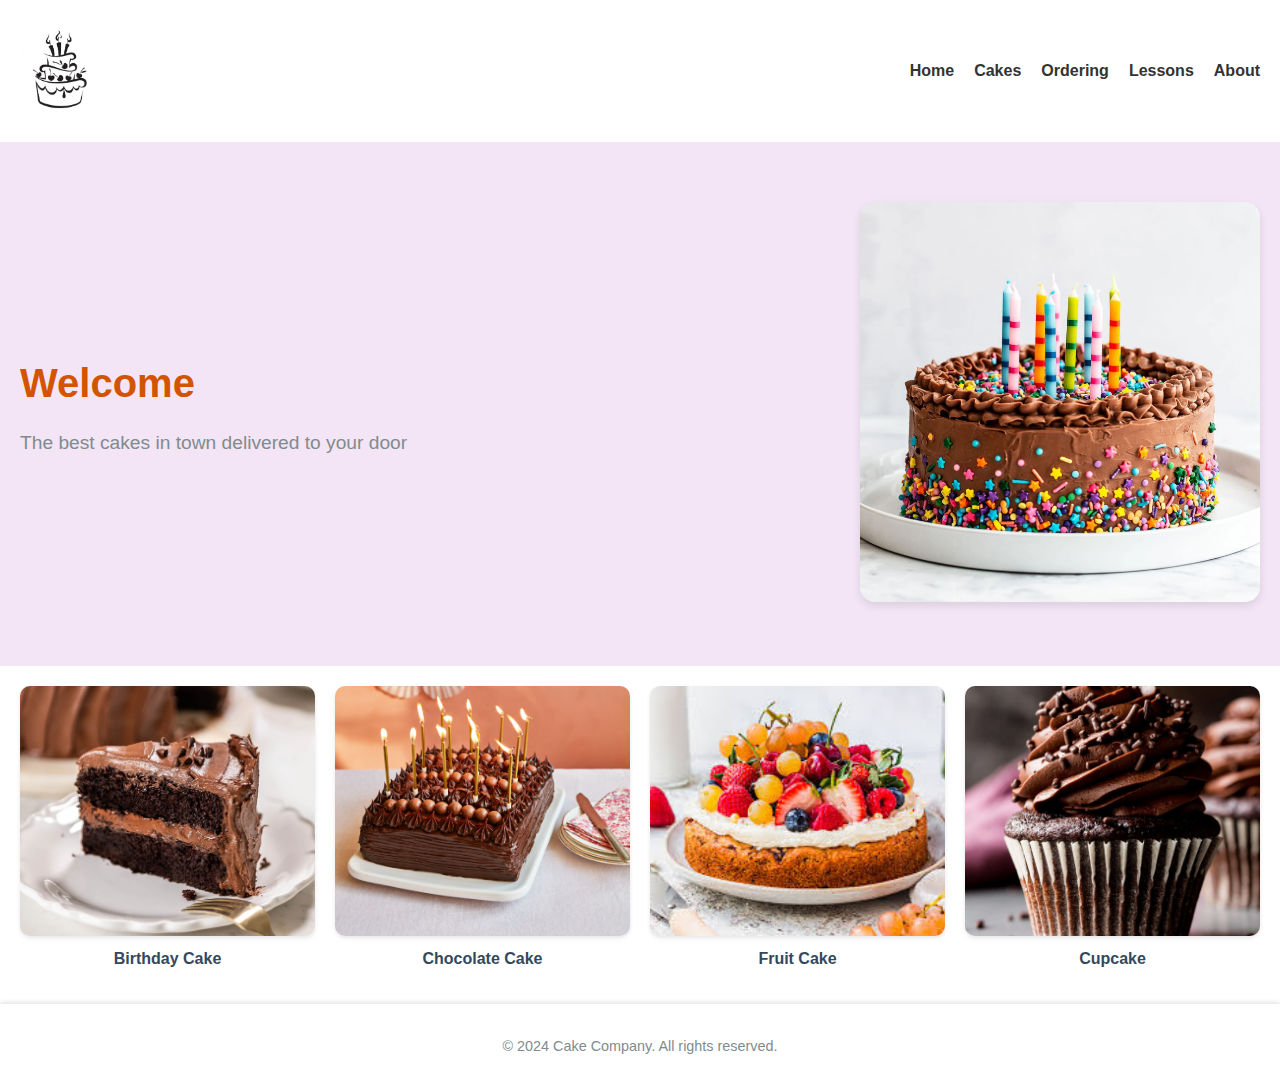
<file: Cakes-Co/index.html>
<!DOCTYPE html>
<html lang="en">
<head>
    <meta charset="UTF-8">
    <meta name="viewport" content="width=device-width, initial-scale=1.0">
    <link rel="stylesheet" href="style.css">
    <title>Cake Company</title>
</head>
<body>
    <!-- Header with Logo and Navigation -->
    <header>
        <div class="logo">
            <img src="img/logo for cake.jpg" alt="Cake Company Logo">
        </div>
        <nav>
            <ul>
                <li><a href="#">Home</a></li>
                <li><a href="#">Cakes</a></li>
                <li><a href="#">Ordering</a></li>
                <li><a href="#">Lessons</a></li>
                <li><a href="#">About</a></li>
            </ul>
        </nav>
    </header>
    
    <!-- Hero Section (Welcome Message and Tagline) -->
    <section class="hero">
        <div class="hero-text">
            <h1>Welcome</h1>
            <p>The best cakes in town delivered to your door</p>
        </div>
        <div class="hero-image">
            <img src="img/Best-Birthday-Cake.webp" alt="Cake Image">
        </div>
    </section>

    <!-- Cake Gallery -->
    <section class="gallery">
        <div class="gallery-item">
            <img src="img/cake 1.webp" alt="Birthday Cake">
            <p>Birthday Cake</p>
        </div>
        <div class="gallery-item">
            <img src="img/cake 2.jpg" alt="Chocolate Cake">
            <p>Chocolate Cake</p>
        </div>
        <div class="gallery-item">
            <img src="img/fruit cake.jfif" alt="Fruit Cake">
            <p>Fruit Cake</p>
        </div>
        <div class="gallery-item">
            <img src="img/cupcakes.jpg" alt="Cupcake">
            <p>Cupcake</p>
        </div>
    </section>

    <!-- Footer -->
    <footer>
        <p>&copy; 2024 Cake Company. All rights reserved.</p>
    </footer>
</body>
</html>
</file>
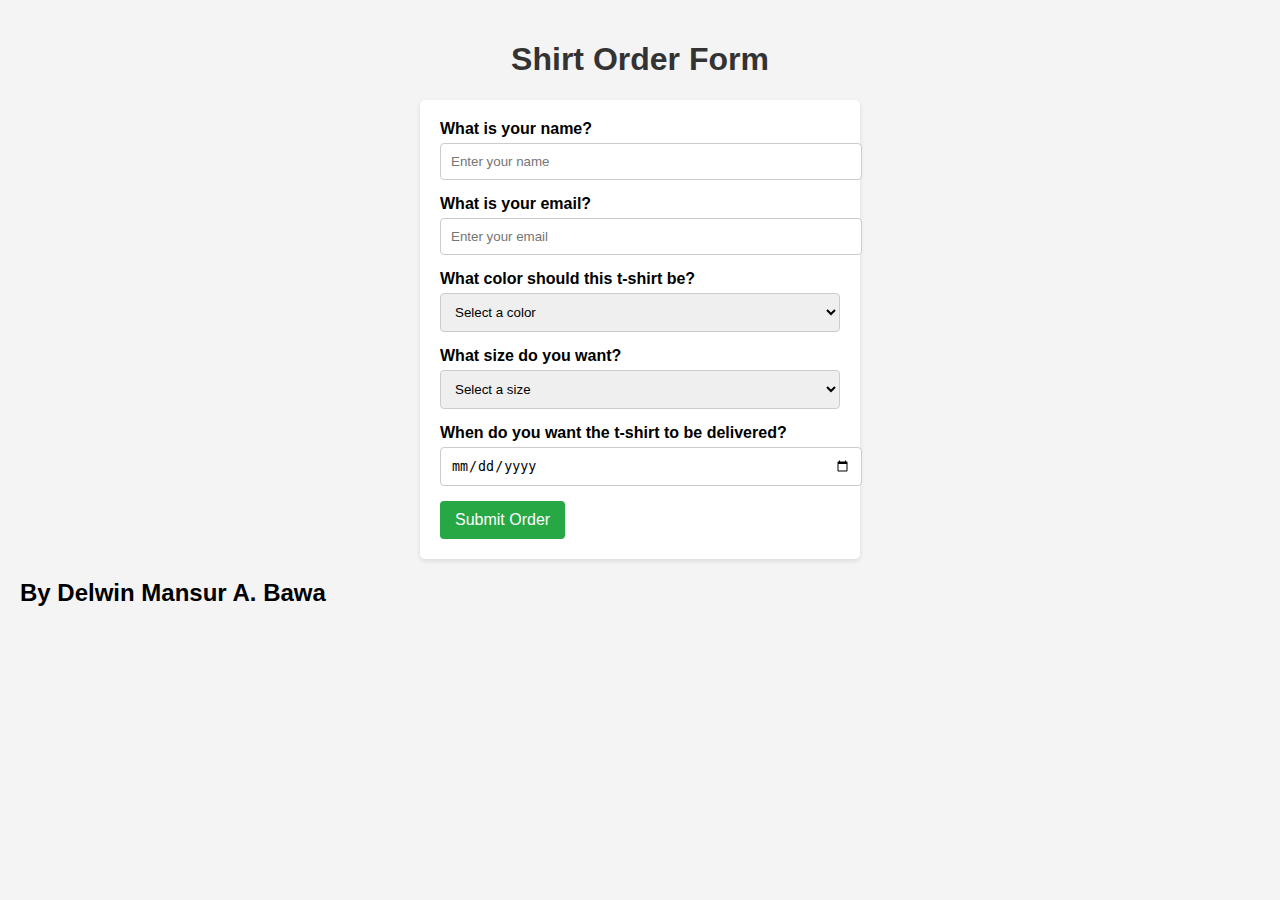
<file: Form-Controls/index.html>
<!DOCTYPE html>
<html lang="en">
<head>
  <meta charset="utf-8">
  <meta http-equiv="X-UA-Compatible" content="IE=edge">
  <title>My form exercise</title>
  <meta name="description" content="">
  <meta name="viewport" content="width=device-width, initial-scale=1">
  <link rel="stylesheet" href="styles.css">
</head>
<body>
  <header>
    <h1>Shirt Order Form</h1>
  </header>
  <main>
  <form id="shirt-order-form">
    <!-- Customer's Name -->
    <div class="form-group">
      <label for="customer-name">What is your name?</label>
      <input type="text" id="customer-name" name="customer-name" required minlength="2" placeholder="Enter your name">
    </div>

    <!-- Customer's Email -->
    <div class="form-group">
      <label for="customer-email">What is your email?</label>
      <input type="email" id="customer-email" name="customer-email" required placeholder="Enter your email">
    </div>

    <!-- T-shirt Color -->
    <div class="form-group">
      <label for="tshirt-color">What color should this t-shirt be?</label>
      <select id="tshirt-color" name="tshirt-color" required>
        <option value="" disabled selected>Select a color</option>
        <option value="red">Red</option>
        <option value="blue">Blue</option>
        <option value="green">Green</option>
      </select>
    </div>

    <!-- T-shirt Size -->
    <div class="form-group">
      <label for="tshirt-size">What size do you want?</label>
      <select id="tshirt-size" name="tshirt-size" required>
        <option value="" disabled selected>Select a size</option>
        <option value="XS">XS</option>
        <option value="S">S</option>
        <option value="M">M</option>
        <option value="L">L</option>
        <option value="XL">XL</option>
        <option value="XXL">XXL</option>
      </select>
    </div>

    <!-- Delivery Date -->
    <div class="form-group">
      <label for="delivery-date">When do you want the t-shirt to be delivered?</label>
      <input type="date" id="delivery-date" name="delivery-date" required min="" max="">
    </div>

    <!-- Submit Button -->
    <button type="submit">Submit Order</button>
  </form>

  </main>
  <footer>
    <!-- Change to your name -->
    <h2>By Delwin Mansur A. Bawa</h2>
  </footer>

  <script>
    // Setting min and max delivery dates (next 4 weeks)
    const deliveryDateInput = document.getElementById('delivery-date');
    const today = new Date();
    const maxDate = new Date(today);
    maxDate.setDate(today.getDate() + 28); // Max 4 weeks from today
    deliveryDateInput.min = today.toISOString().split('T')[0];
    deliveryDateInput.max = maxDate.toISOString().split('T')[0];
  </script>
</body>
</html>
</file>
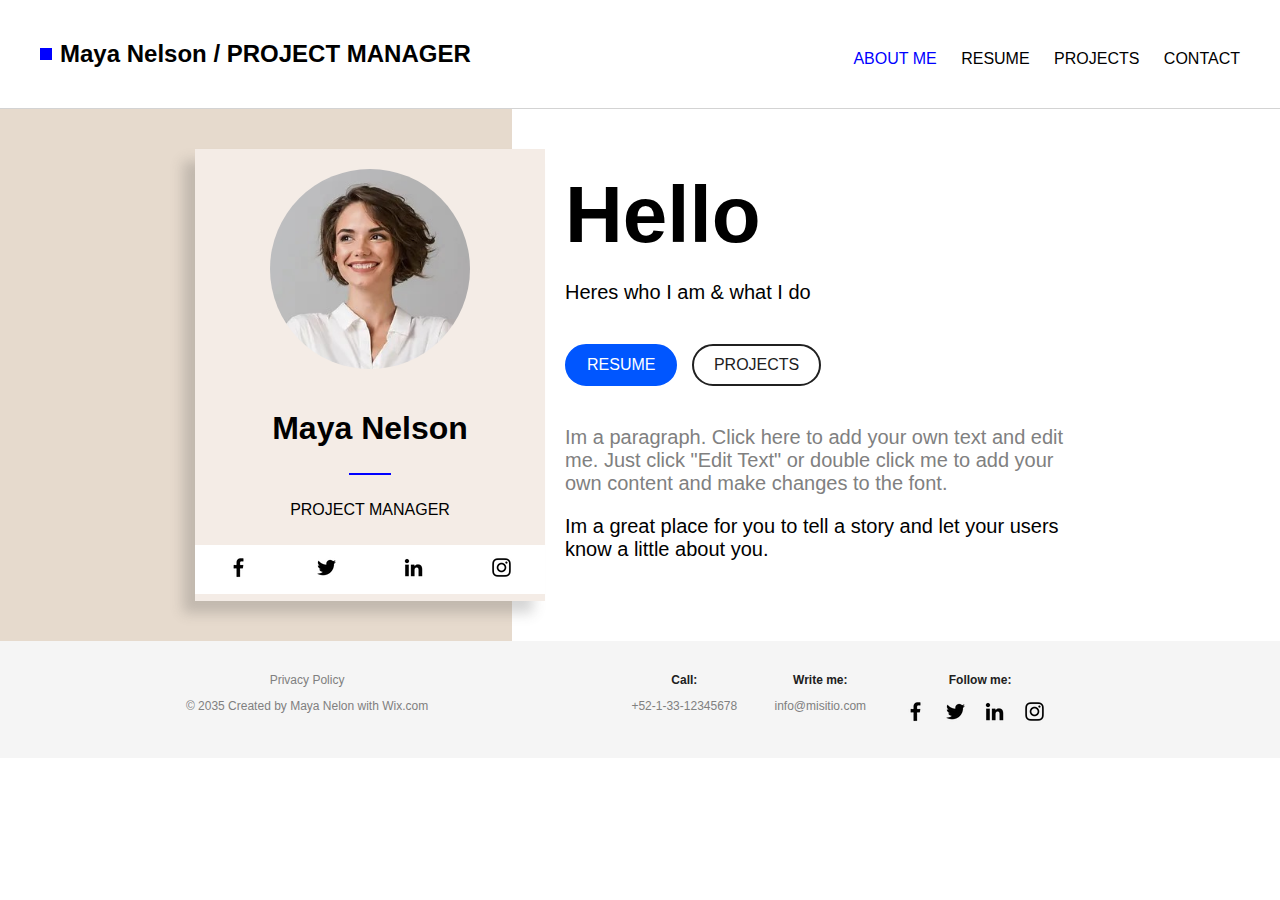
<file: MultiPage-Clone/index.html>
<!DOCTYPE html>
<html lang="es">
<head>
    <meta charset="UTF-8">
    <meta name="viewport" content="width=device-width, initial-scale=1.0">
    <title>Perfil - Maya Nelson</title>
    <link rel="stylesheet" href="./css/main.css">
</head>
<body>
    <header>
        <h1><span class="blue-space"></span><strong>Maya Nelson</strong> / PROJECT MANAGER</h1>
        <nav>
            <a href="index.html" class="active">ABOUT ME</a>
            <a href="curriculum.html">RESUME</a>
            <a href="projects.html">PROJECTS</a>
            <a href="contact.html">CONTACT</a>
        </nav>
    </header>

    <main>
        <div class="background-element"></div>
        <div class="profile-section">
            <div class="profile-card">
                <img src="./pictures/WhatsApp Image 2024-10-08 at 18.34.53.jpeg" class="profile-image">
                <h2>Maya Nelson</h2>
                <div class="line"></div>
                <p>PROJECT MANAGER</p>
                <div class="social-icons">
                    <a href="#"><img src="./pictures/facebook.webp" alt="Facebook"></a>
                    <a href="#"><img src="./pictures/twitter.webp" alt="Twitter"></a>
                    <a href="#"><img src="./pictures/linkedin.webp" alt="LinkedIn"></a>
                    <a href="#"><img src="./pictures/instagram.webp" alt="Instagram"></a>
                </div>
            </div>
            
            <div class="info-section">
                <h1>Hello</h1>
                <p>Heres who I am & what I do</p>
                <div class="buttons">
                    <button class="primary">RESUME</button>
                    <button class="secondary">PROJECTS</button>
                </div>
                <p class="description">Im a paragraph. Click here to add your own text and edit me. Just click "Edit Text" or double click me to add your own content and make changes to the font.</p>
                <p>Im a great place for you to tell a story and let your users know a little about you.</p>
            </div>
        </div>
    </main>

    <footer>
        <div class="copyright-content">
            <p>Privacy Policy</p>
            <p class="copyright">© 2035 Created by Maya Nelon with Wix.com</p>
        </div>
        <div class="contact-info">
            <div>
                <p><strong>Call:</strong></p>
                <p>+52-1-33-12345678</p>
            </div>
            <div>
                <p><strong>Write me:</strong></p>
                <p>info@misitio.com</p>
            </div>
            <div class="social-footer">
                <p><strong>Follow me:</strong></p>
                <div>
                    <a href="#"><img src="./pictures/facebook.webp" alt="Facebook"></a>
                    <a href="#"><img src="./pictures/twitter.webp" alt="Twitter"></a>
                    <a href="#"><img src="./pictures/linkedin.webp" alt="LinkedIn"></a>
                    <a href="#"><img src="./pictures/instagram.webp" alt="Instagram"></a>
                </div>
            </div>
        </div>
    </footer>
</body>
</html>
</file>
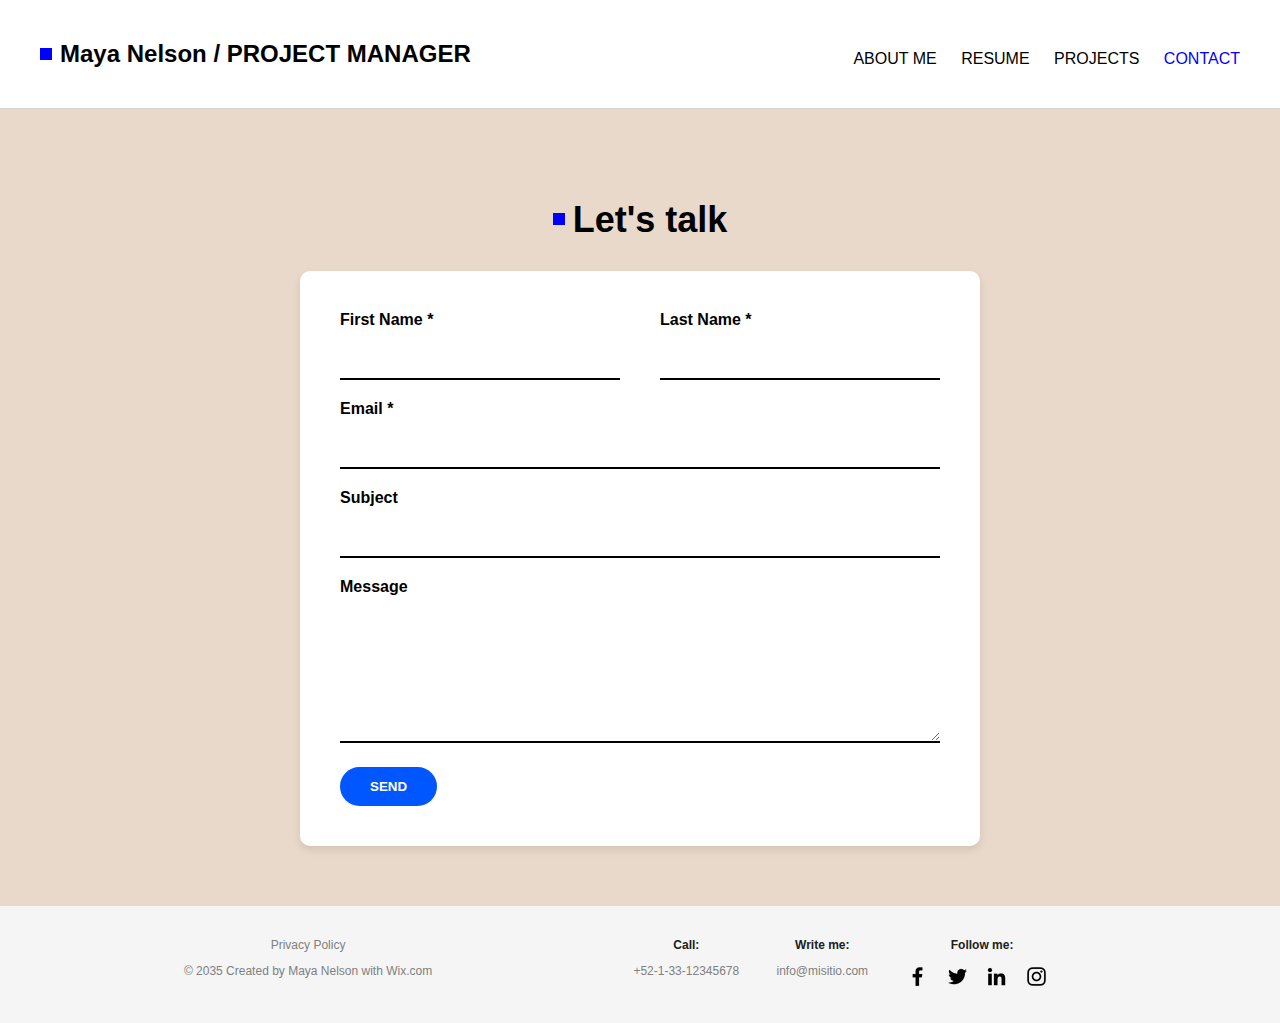
<file: MultiPage-Clone/contact.html>
<!DOCTYPE html>
<html lang="es">
<head>
    <meta charset="UTF-8">
    <meta name="viewport" content="width=device-width, initial-scale=1.0">
    <title>Contact - Maya Nelson</title>
    <link rel="stylesheet" href="./css/contact.css">
</head>
<body>
    <header>
        <h1><span class="blue-space"></span><strong>Maya Nelson</strong> / PROJECT MANAGER</h1>
        <nav>
            <a href="index.html">ABOUT ME</a>
            <a href="curriculum.html">RESUME</a>
            <a href="projects.html">PROJECTS</a>
            <a href="contact.html" class="active">CONTACT</a>
        </nav>
    </header>

    <main>
        <!-- Contact Form Section -->
    <section class="contact-section">
        <h2><span class="blue-space"></span> Let's talk</h2>

        <form class="contact-form">
            <div class="form-row">
                <div class="form-group">
                    <label for="first-name">First Name *</label>
                    <input type="text" id="first-name" required>
                </div>
                <div class="form-group">
                    <label for="last-name">Last Name *</label>
                    <input type="text" id="last-name" required>
                </div>
            </div>
            <div class="form-group">
                <label for="email">Email *</label>
                <input type="email" id="email" required>
            </div>
            <div class="form-group">
                <label for="subject">Subject</label>
                <input type="text" id="subject">
            </div>
            <div class="form-group">
                <label for="message">Message</label>
                <textarea id="message"></textarea>
            </div>
            <button type="submit">Send</button>
        </form>
    </section>
    </main>


</html>
    </main>

    <footer>
        <div class="copyright-content">
            <p>Privacy Policy</p>
            <p class="copyright">© 2035 Created by Maya Nelson with Wix.com</p>
        </div>
        <div class="contact-info">
            <div>
                <p><strong>Call:</strong></p>
                <p>+52-1-33-12345678</p>
            </div>
            <div>
                <p><strong>Write me:</strong></p>
                <p>info@misitio.com</p>
            </div>
            <div class="social-footer">
                <p><strong>Follow me:</strong></p>
                <div>
                    <a href="#"><img src="./pictures/facebook.webp" alt="Facebook"></a>
                    <a href="#"><img src="./pictures/twitter.webp" alt="Twitter"></a>
                    <a href="#"><img src="./pictures/linkedin.webp" alt="LinkedIn"></a>
                    <a href="#"><img src="./pictures/instagram.webp" alt="Instagram"></a>
                </div>
            </div>
        </div>
    </footer>
</body>
</html>
</file>
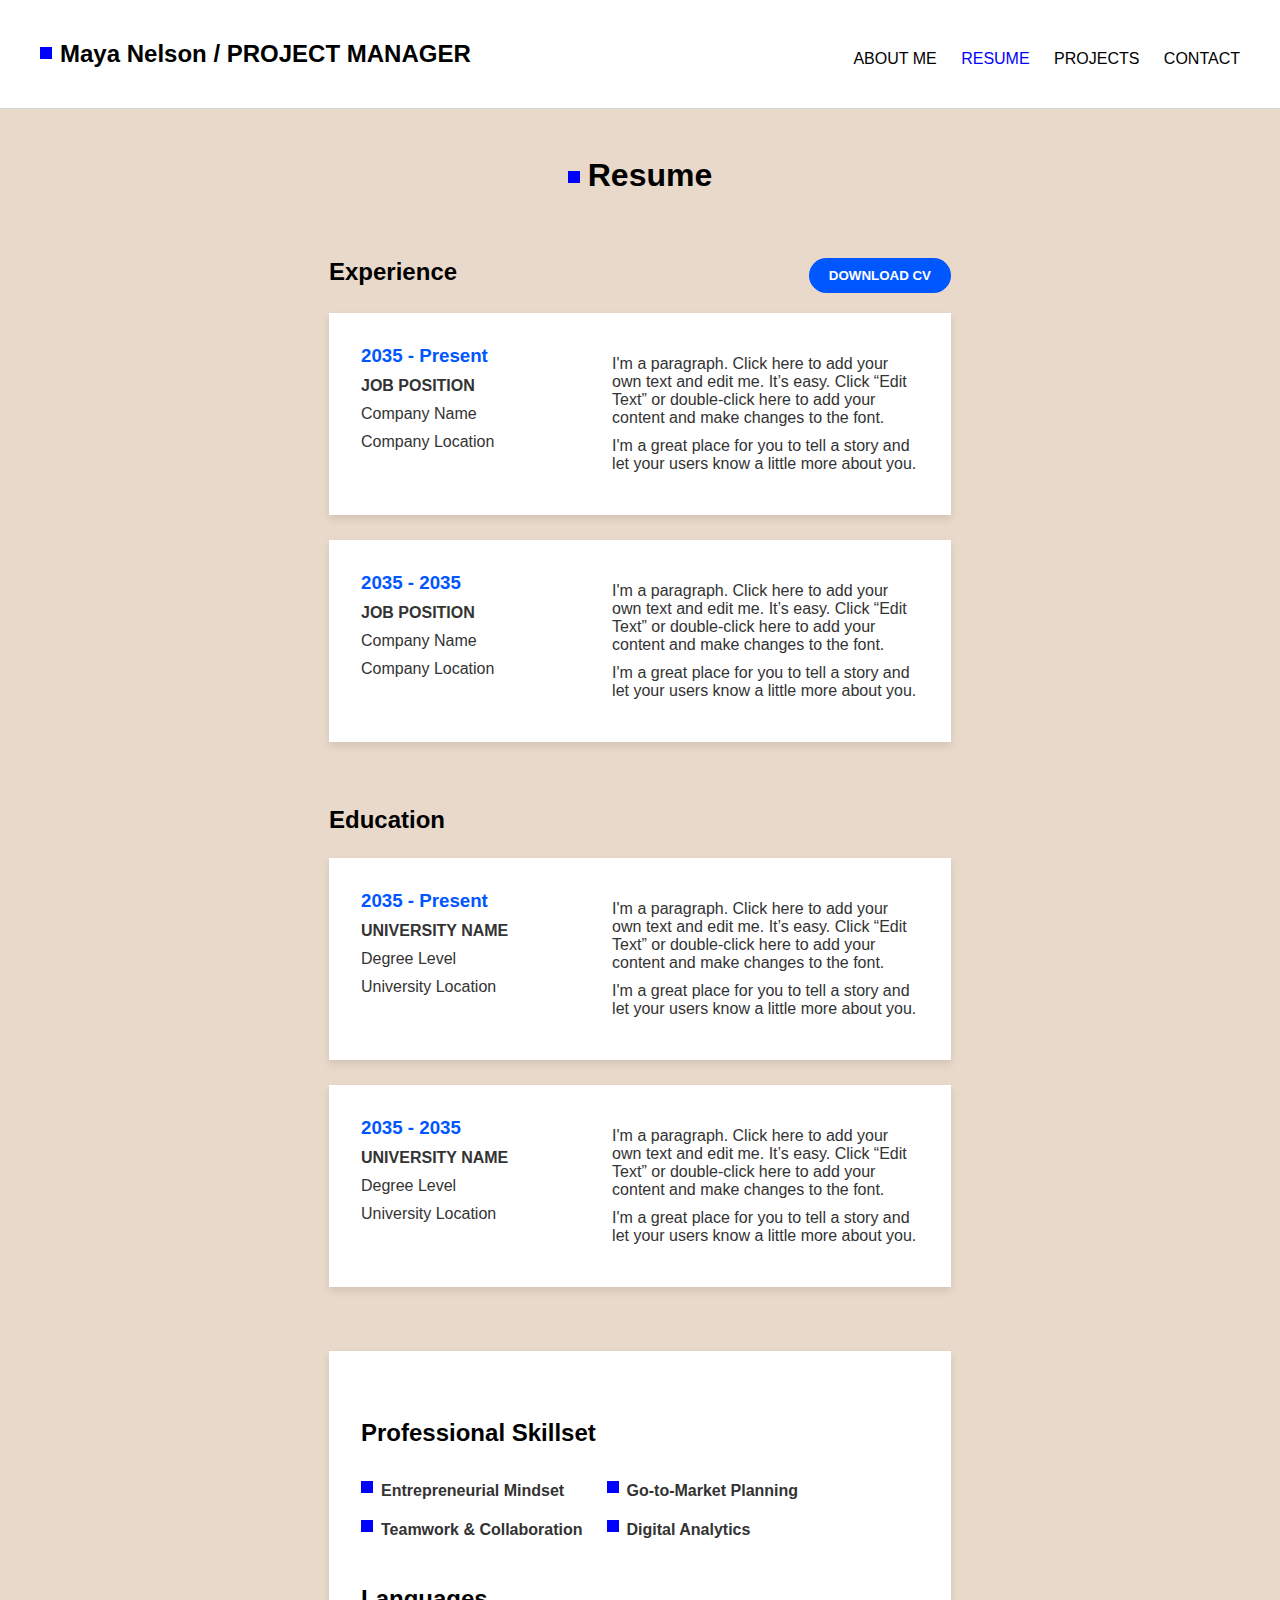
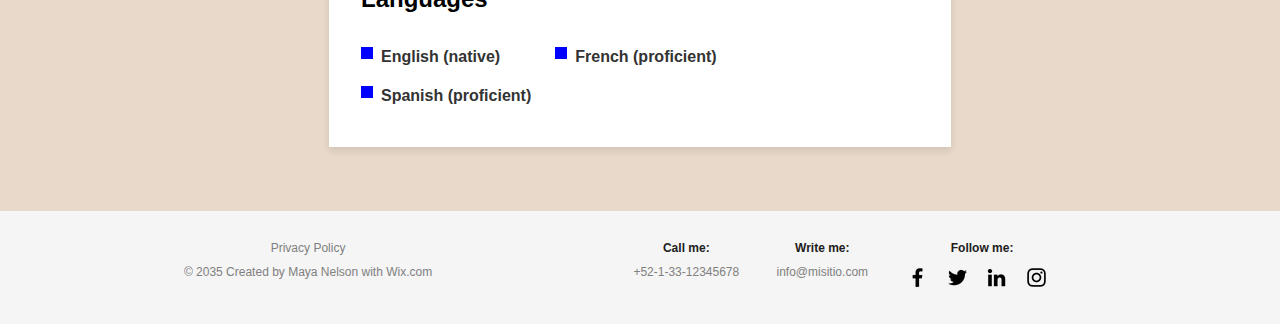
<file: MultiPage-Clone/curriculum.html>
<!DOCTYPE html>
<html lang="es">
<head>
    <meta charset="UTF-8">
    <meta name="viewport" content="width=device-width, initial-scale=1.0">
    <title>Resume - Maya Nares</title>
    <link rel="stylesheet" href="./css/curriculum.css">
</head>
<body>
    <header>
        <h1><span class="blue-space"></span><strong>Maya Nelson</strong> / PROJECT MANAGER</h1>
        <nav>
            <a href="index.html">ABOUT ME</a>
            <a href="curriculum.html" class="active">RESUME</a>
            <a href="projects.html">PROJECTS</a>
            <a href="contact.html">CONTACT</a>
        </nav>
    </header>

    <main>
        <div class="content">            
            <div class="resume-header">
                <h1><span class="blue-space"></span>Resume</h1>
                
            </div>

            <!-- Experience Section -->
            <section class="experience">
                <div class="experience-header">
                    <h2>Experience</h2>
                    <button>DOWNLOAD CV</button>
                </div>
                <div class="experience-item">
                    <div class="left-column">
                        <h3><span class="blue-text">2035 - Present</span></h3>
                        <p><strong>JOB POSITION</strong></p>
                        <p>Company Name</p>
                        <p>Company Location</p>
                    </div>
                    <div class="right-column">
                        <p>I'm a paragraph. Click here to add your own text and edit me. It’s easy. Click “Edit Text” or double-click here to add your content and make changes to the font.</p>
                        <p>I'm a great place for you to tell a story and let your users know a little more about you.</p>
                    </div>
                </div>

                <div class="experience-item">
                    <div class="left-column">
                        <h3><span class="blue-text">2035 - 2035</span></h3>
                        <p><strong>JOB POSITION</strong></p>
                        <p>Company Name</p>
                        <p>Company Location</p>
                    </div>
                    <div class="right-column">
                        <p>I'm a paragraph. Click here to add your own text and edit me. It’s easy. Click “Edit Text” or double-click here to add your content and make changes to the font.</p>
                        <p>I'm a great place for you to tell a story and let your users know a little more about you.</p>
                    </div>
                </div>

            </section>

            <!-- Education Section -->
            <section class="experience">
                <h2>Education</h2>

                <div class="experience-item">
                    <div class="left-column">
                        <h3><span class="blue-text">2035 - Present</span></h3>
                        <p><strong>UNIVERSITY NAME</strong></p>
                        <p>Degree Level</p>
                        <p>University Location</p>
                    </div>
                    <div class="right-column">
                        <p>I'm a paragraph. Click here to add your own text and edit me. It’s easy. Click “Edit Text” or double-click here to add your content and make changes to the font.</p>
                        <p>I'm a great place for you to tell a story and let your users know a little more about you.</p>
                    </div>
                </div>

                <div class="experience-item">
                    <div class="left-column">
                        <h3><span class="blue-text">2035 - 2035</span></h3>
                        <p><strong>UNIVERSITY NAME</strong></p>
                        <p>Degree Level</p>
                        <p>University Location</p>
                    </div>
                    <div class="right-column">
                        <p>I'm a paragraph. Click here to add your own text and edit me. It’s easy. Click “Edit Text” or double-click here to add your content and make changes to the font.</p>
                        <p>I'm a great place for you to tell a story and let your users know a little more about you.</p>
                    </div>
                </div>

            </section>

            <!-- Skills Section -->
            <section class="experience">
                <div class="experience-item"> 
                    <div class="skills">
                        <h2>Professional Skillset</h2>
                        <div class="items">
                            <div class="item-childs">
                                <p><span class="blue-space"></span><strong>Entrepreneurial Mindset</strong></p>
                                <p><span class="blue-space"></span><strong>Teamwork & Collaboration</strong></p>
                            </div>
                            <div class="item-childs">
                                <p><span class="blue-space"></span><strong>Go-to-Market Planning</strong></p>
                                <p><span class="blue-space"></span><strong>Digital Analytics</strong></p>
                            </div>
                        </div>

                        <h2>Languages</h2>
                        <div class="items">
                            <div class="item-childs">
                                <p><span class="blue-space"></span><strong>English (native)</strong></p>
                                <p><span class="blue-space"></span><strong>Spanish (proficient)</strong></p>
                            </div>
                            <div class="item-childs">
                                <p><span class="blue-space"></span><strong>French  (proficient) </strong></p>
                        </div>
                    </div>
                </div>
            </section>
        </div>
    </main>

    <footer>
        <div class="copyright-content">
            <p>Privacy Policy</p>
            <p class="copyright">© 2035 Created by Maya Nelson with Wix.com</p>
        </div>
        <div class="contact-info">
            <div>
                <p><strong>Call me:</strong></p>
                <p>+52-1-33-12345678</p>
            </div>
            <div>
                <p><strong>Write me:</strong></p>
                <p>info@misitio.com</p>
            </div>
            <div class="social-footer">
                <p><strong>Follow me:</strong></p>
                <div>
                    <a href="#"><img src="./pictures/facebook.webp" alt="Facebook"></a>
                    <a href="#"><img src="./pictures/twitter.webp" alt="Twitter"></a>
                    <a href="#"><img src="./pictures/linkedin.webp" alt="LinkedIn"></a>
                    <a href="#"><img src="./pictures/instagram.webp" alt="Instagram"></a>
                </div>
            </div>
        </div>
    </footer>
</body>
</html>
</file>
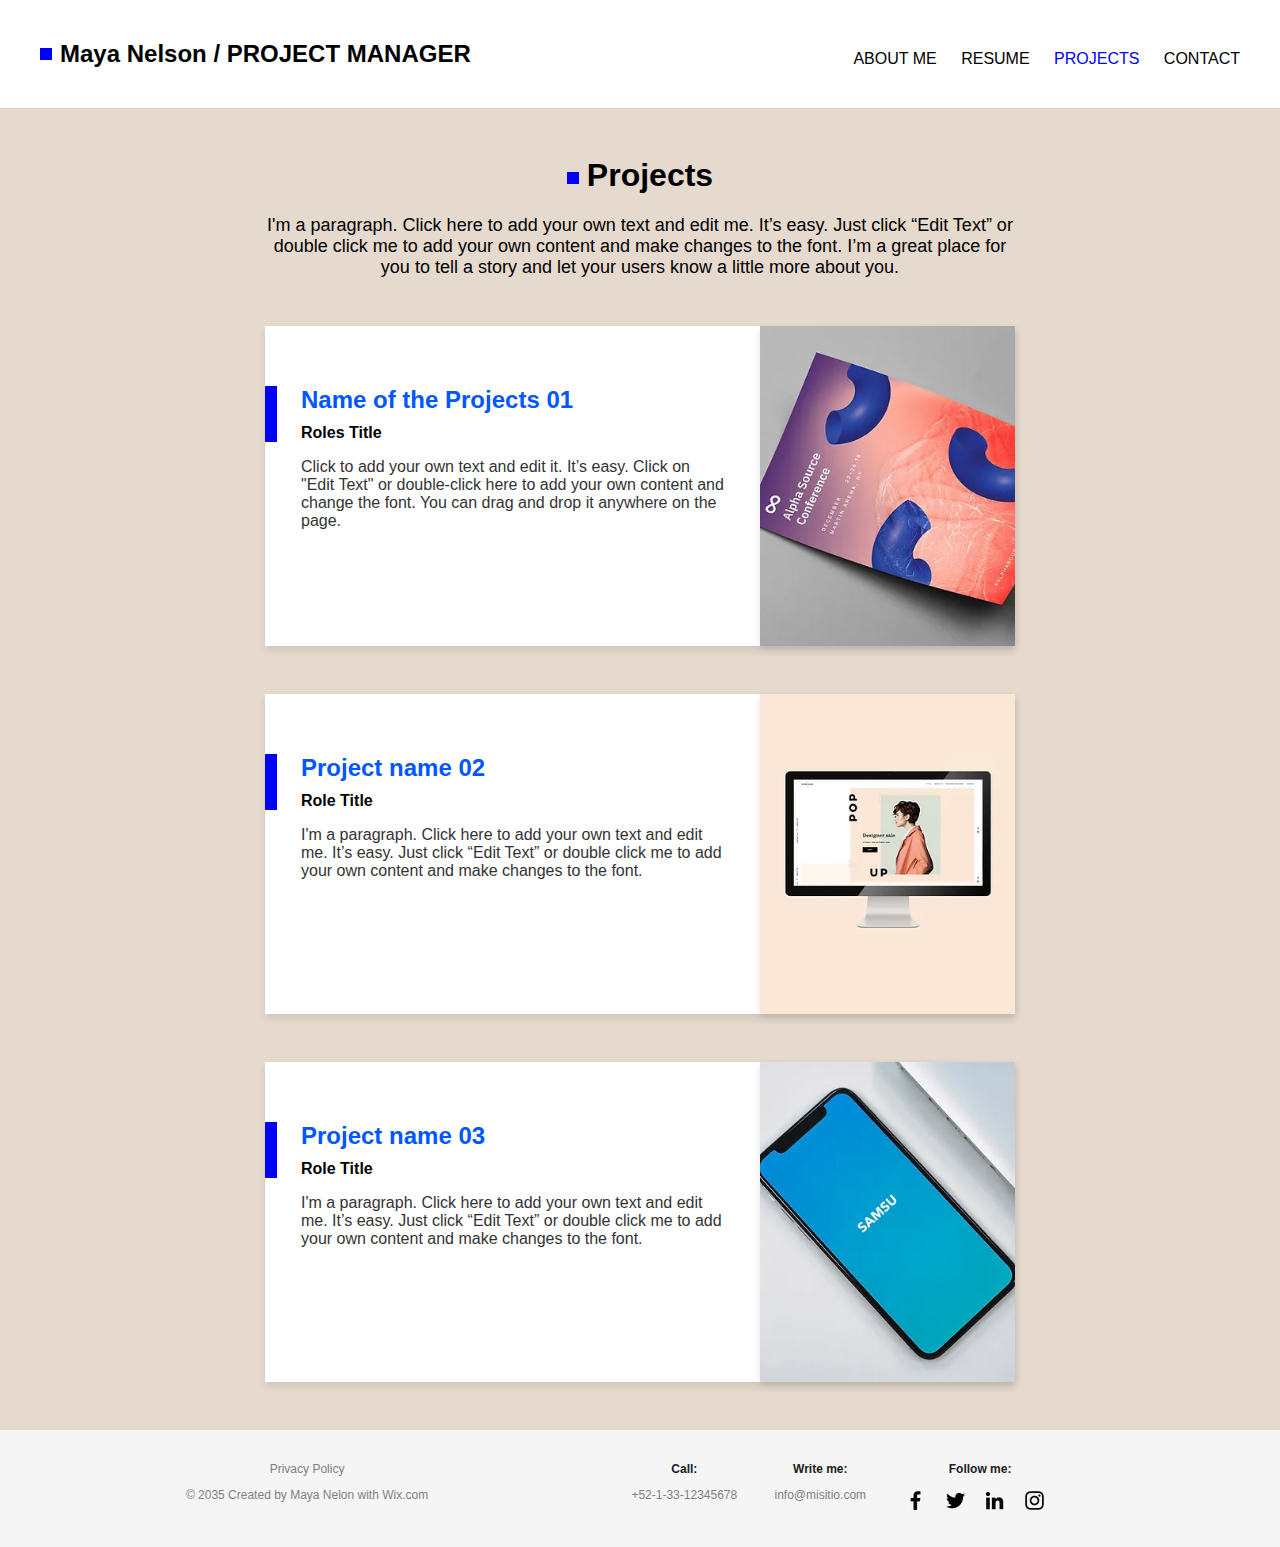
<file: MultiPage-Clone/projects.html>
<!DOCTYPE html>
<html lang="es">
<head>
    <meta charset="UTF-8">
    <meta name="viewport" content="width=device-width, initial-scale=1.0">
    <title>Proyectos - Maya Nares</title>
    <link rel="stylesheet" href="./css/projects.css"> 
</head>
<body>
    <header>
        <h1><span class="blue-space"></span><strong>Maya Nelson</strong> / PROJECT MANAGER</h1>
        <nav>
            <a href="index.html">ABOUT ME</a>
            <a href="curriculum.html">RESUME</a>
            <a href="projects.html" class="active">PROJECTS</a>
            <a href="contact.html">CONTACT</a>
        </nav>
    </header>

    <main>
        <div class="content">
            
        <div class="projects-header">
            <h1><span class="blue-space"></span>Projects</h1>
            <p>I'm a paragraph. Click here to add your own text and edit me. It’s easy. Just click “Edit Text” or double click me to add your own content and make changes to the font. I’m a great place for you to tell a story and let your users know a little more about you.</p>
        </div>

        <section class="project-list">
            <div class="project-item">
                <div class="project-info">
                    <div class="line">
                        <h3>Name of the Projects 01</h3>
                        <strong>Roles Title</DEl></strong>
                    </div>
                    <p>Click to add your own text and edit it. It’s easy. Click on "Edit Text" or double-click here to add your own content and change the font. You can drag and drop it anywhere on the page.</p>
                </div>
                <div class="project-image">
                    <img src="./pictures/project 1.webp" alt="Projects">
                </div>
            </div>

            <!-- Project Item 2 -->
            <div class="project-item">
                <div class="project-info">
                    <div class="line">
                        <h3>Project name 02</h3>
                        <strong>Role Title</strong>
                    </div>
                    <p>I'm a paragraph. Click here to add your own text and edit me. It’s easy. Just click “Edit Text” or double click me to add your own content and make changes to the font.</p>
                </div>
                <div class="project-image">
                    <img src="./pictures/project 2.webp" alt="Project image">
                </div>
            </div> 

            <!-- Project Item 3 -->
            <div class="project-item">
                <div class="project-info">
                    <div class="line">
                        <h3>Project name 03</h3>
                        <strong>Role Title</strong>
                    </div>
                    <p>I'm a paragraph. Click here to add your own text and edit me. It’s easy. Just click “Edit Text” or double click me to add your own content and make changes to the font.</p>
                </div>
                <div class="project-image">
                    <img src="./pictures/project 3.webp" alt="Project image">
                </div>
            </div>
        </section>
        </div>
    </main>

    <footer>
        <div class="copyright-content">
            <p>Privacy Policy</p>
            <p class="copyright">© 2035 Created by Maya Nelon with Wix.com</p>
        </div>
        <div class="contact-info">
            <div>
                <p><strong>Call:</strong></p>
                <p>+52-1-33-12345678</p>
            </div>
            <div>
                <p><strong>Write me:</strong></p>
                <p>info@misitio.com</p>
            </div>
            <div class="social-footer">
                <p><strong>Follow me:</strong></p>
                <div>
                    <a href="#"><img src="./pictures/facebook.webp" alt="Facebook"></a>
                    <a href="#"><img src="./pictures/twitter.webp" alt="Twitter"></a>
                    <a href="#"><img src="./pictures/linkedin.webp" alt="LinkedIn"></a>
                    <a href="#"><img src="./pictures/instagram.webp" alt="Instagram"></a>
                </div>
            </div>
        </div>
    </footer>
</body>
</html>
</file>
<file: Cakes-Co/style.css>
/* General Style */
body {
    font-family: 'Arial', sans-serif;
    margin: 0;
    padding: 0;
    background-color: #f9f9f9;
    color: #333;
}

/* Header Styling */
header {
    display: flex;
    justify-content: space-between;
    align-items: center;
    background-color: #fff;
    padding: 20px;
    box-shadow: 0 2px 4px rgba(0, 0, 0, 0.1);
}

.logo img {
    width: 80px;
}

nav ul {
    list-style: none;
    margin: 0;
    padding: 0;
    display: flex;
}

nav ul li {
    margin-left: 20px;
}

nav a {
    text-decoration: none;
    color: #333;
    font-weight: bold;
    transition: color 0.3s ease;
}

nav a:hover {
    color: #f39c12;
}

/* Hero Section Styling */
.hero {
    display: flex;
    justify-content: space-between;
    align-items: center;
    padding: 60px 20px;
    background-color: #f3e5f5;
}

.hero-text h1 {
    font-size: 2.5rem;
    color: #d35400;
}

.hero-text p {
    font-size: 1.2rem;
    color: #7f8c8d;
}

.hero-image img {
    width: 400px;
    border-radius: 15px;
    box-shadow: 0 4px 8px rgba(0, 0, 0, 0.1);
}

/* Cake Gallery Styling */
.gallery {
    display: grid;
    grid-template-columns: repeat(auto-fill, minmax(250px, 1fr));
    gap: 20px;
    padding: 20px;
    background-color: #fff;
}

.gallery-item {
    text-align: center;
}

.gallery-item img {
    width: 100%;
    height: 250px;
    object-fit: cover; /* Ensures all images maintain a uniform size without distortion */
    border-radius: 10px;
    box-shadow: 0 2px 4px rgba(0, 0, 0, 0.1);
    transition: transform 0.3s ease, box-shadow 0.3s ease;
}

.gallery-item img:hover {
    transform: scale(1.05);
    box-shadow: 0 4px 8px rgba(0, 0, 0, 0.2);
}

.gallery-item p {
    margin-top: 10px;
    font-weight: bold;
    color: #34495e;
}

/* Footer Styling */
footer {
    text-align: center;
    padding: 20px;
    background-color: #fff;
    box-shadow: 0 -2px 4px rgba(0, 0, 0, 0.1);
    font-size: 0.9rem;
    color: #7f8c8d;
}

/* Responsive Media Query */
@media (max-width: 768px) {
    header {
        flex-direction: column;
        align-items: center;
    }

    nav ul {
        flex-direction: column;
        align-items: center;
    }

    nav ul li {
        margin: 10px 0;
    }

    .hero {
        flex-direction: column;
        text-align: center;
    }

    .hero-text h1 {
        font-size: 2rem;
    }

    .hero-image img {
        width: 250px;
    }
}
</file>
<file: Form-Controls/styles.css>
body {
    font-family: Arial, sans-serif;
    background-color: #f4f4f4;
    margin: 0;
    padding: 20px;
}

h1 {
    text-align: center;
    color: #333;
}

form {
    background: white;
    padding: 20px;
    border-radius: 5px;
    box-shadow: 0 2px 5px rgba(0, 0, 0, 0.1);
    max-width: 400px;
    margin: auto;
}

label {
    display: block;
    margin-bottom: 5px;
    font-weight: bold;
}

input[type="text"],
input[type="email"],
select,
input[type="date"] {
    width: 100%;
    padding: 10px;
    margin-bottom: 15px;
    border: 1px solid #ccc;
    border-radius: 4px;
    transition: border-color 0.3s;
}

input:focus,
select:focus,
input[type="date"]:focus {
    border-color: #66afe9;
    outline: none;
}

button {
    background-color: #28a745;
    color: white;
    padding: 10px 15px;
    border: none;
    border-radius: 4px;
    cursor: pointer;
    font-size: 16px;
}

button:hover {
    background-color: #218838;
}
</file>
<file: MultiPage-Clone/css/main.css>
/* Basic styles for the webpage */
body {
    font-family: Arial, sans-serif;
    margin: 0;
    padding: 0;
    background-color: white;
}

header {
    padding: 40px;
    background-color: white;
    text-align: left;
    border-bottom: 1px solid lightgray;
    display: flex;
}

header h1 {
    font-size: 24px;
    width: 50%;
    margin: 0;
    font-weight: bolder;
}

header nav {
    text-align: right;
    width: 50%;
    margin-top: auto;
}

header nav a {
    margin-left: 20px;
    text-decoration: none;
    color: black;
    transition: 0.5s;
}

header nav a.active {
    color: blue;
}

header nav a:hover {
    color: blue;
}

.blue-space {
    height: 12px;
    width: 12px;
    background-color: blue;
    display: inline-block;
    margin-right: 8px;
    margin-bottom: 2px;
}

.profile-section {
    display: flex;
    justify-content: center;
    padding: 40px;
    z-index: 2;
}

.profile-card {
    text-align: center;
    background-color: #F4ECE6;
    padding-top: 20px;
    width: 350px;
    box-shadow: -12px 12px 12px #4545453a;
}

.background-element {
    background-color: #E6DACD;
    width: 40%;
    height: 532px;
    position: absolute;
    z-index: -1;
}

.profile-image {
    width: 200px;
    height: 200px;
    border-radius: 50%;
    margin-bottom: 10px;
}

.profile-card h2 {
    font-size: 32px;
}

.profile-card p {
    margin: 26px;
}

.line {
    width: 40px;
    border: 1px solid blue;
    margin: auto;
}

.social-icons {
    display: flex;
    justify-content: space-around;
    padding-top: 10px;
    padding-bottom: 10px;
    background-color: white;
}

.info-section {
    max-width: 500px;
    padding: 20px;
}

.info-section h1 {
    font-size: 80px;
    margin: 0;
}

.info-section p {
    font-size: 20px;
}

.buttons {
    padding: 20px 0;
}

.buttons button {
    border: none;
    padding: 10px 20px;
    font-size: 16px;
    margin-right: 10px;
    cursor: pointer;
    border-radius: 50px;
    transition: 0.5s;
}

button.primary {
    background-color: #0056ff;
    color: white;
    border: 2px solid #0056ff;
}

button.secondary {
    background-color: #ffffff;
    color: #202020;
    border: 2px solid #202020;
}

button.primary:hover {
    background-color: #ffffff;
    color: #202020;
    border: 2px solid #0056ff;
}

button.secondary {
    background-color: #ffffff;
    color: #202020;
    border: 2px solid #202020;
}

button.secondary:hover {
    background-color: #0056ff;
    color: #ffffff;
    border: 2px solid #0056ff;
}

.description {
    font-size: 14px;
    color: gray;
}

footer {
    text-align: center;
    background-color: #f5f5f5;
    padding: 20px;
    display: flex;
    flex-direction: row;
    justify-content: space-evenly;
}

.contact-info {
    margin-bottom: 10px;
    display: flex;
    flex-direction: row;
    justify-content: space-evenly;
    width: 500px;
}

.social-footer a {
    margin-right: 10px;
    text-decoration: none;
    color: black;
}

.social-footer a:hover {
    color: blue;
}

footer p {
    font-size: 12px;
    color: gray;
}

footer p strong {
    color: #202020;
}
</file>
<file: MultiPage-Clone/css/contact.css>
/* Body and General Styling */
body {
    background-color: #e9d9ca; /* Light beige background */
    font-family: Arial, sans-serif;
    margin: 0;
    padding: 0;
}

header {
    padding: 40px;
    background-color: white;
    text-align: left;
    border-bottom: 1px solid lightgray;
    display: flex;
}

header h1 {
    font-size: 24px;
    width: 50%;
    margin: 0;
    font-weight: bolder;
}

header nav {
    text-align: right;
    width: 50%;
    margin-top: auto;
}

header nav a {
    margin-left: 20px;
    text-decoration: none;
    color: black;
    transition: 0.5s;
}

header nav a.active {
    color: blue;
}

header nav a:hover {
    color: blue;
}

.blue-space {
    height: 12px;
    width: 12px;
    background-color: blue;
    display: inline-block;
    margin-right: 8px;
    margin-bottom: 2px;
}

/* Contact Form Section */
.contact-section {
    padding: 60px 20px;
}

.contact-section h2 {
    font-size: 36px;
    font-weight: bold;
    color: #000;
    display: flex;
    align-items: center;
    justify-content: center;
}

/* Contact Form Styling */
.contact-form {
    background-color: #ffffff;
    max-width: 600px;
    margin: 0 auto;
    padding: 40px;
    border-radius: 10px;
    box-shadow: 0 4px 8px rgba(0, 0, 0, 0.1); /* Adds shadow effect */
}

.form-row {
    display: flex;
    justify-content: space-between;
}

.form-row .form-group {
    width: calc(50% - 20px);
}

.form-group {
    margin-bottom: 20px;
}

.form-group label {
    display: block;
    font-weight: bold;
    margin-bottom: 5px;
}

.form-group input, 
.form-group textarea {
    width: calc(100% - 20px);
    padding: 10px;
    border: none;
    border-bottom: 2px solid black;
    outline: none;
    transition: 0.5s;
}

.form-group input:focus, 
.form-group textarea:focus {
    border-bottom: 2px solid blue;
}

.form-group input {
    height: 24px;
}

textarea {
    height: 120px;
}

button {
    background-color: #0056FF;
    color: #ffffff;
    padding: 12px 30px;
    border: none;
    border-radius: 20px;
    cursor: pointer;
    font-weight: bold;
    text-transform: uppercase;
}

button:hover {
    background-color: #0041cc;
}

footer {
    text-align: center;
    background-color: #f5f5f5;
    padding: 20px;
    display: flex;
    flex-direction: row;
    justify-content: space-evenly;
}

.contact-info {
    margin-bottom: 10px;
    display: flex;
    flex-direction: row;
    justify-content: space-evenly;
    width: 500px;
}

.social-footer a {
    margin-right: 10px;
    text-decoration: none;
    color: black;
}

.social-footer a:hover {
    color: blue;
}

footer p {
    font-size: 12px;
    color: gray;
}

footer p strong {
    color: #202020;
}
</file>
<file: MultiPage-Clone/css/curriculum.css>
/* Body and General Styles */
body {
    background-color: #e9d9ca; /* Light beige background */
    font-family: Arial, sans-serif;
    margin: 0;
}

h1, h2, h3 {
    margin: 0;
}

h2 {
    font-size: 24px;
    font-weight: bold;
    color: #000;
    margin-bottom: 24px;
}

p {
    margin: 10px 0;
    color: #333;
}

/* Header Styles */
header {
    padding: 40px;
    background-color: white;
    text-align: left;
    border-bottom: 1px solid lightgray;
    display: flex;
}

header h1 {
    font-size: 24px;
    width: 50%;
    margin: 0;
    font-weight: bolder;
}

header nav {
    text-align: right;
    width: 50%;
    margin-top: auto;
}

header nav a {
    margin-left: 20px;
    text-decoration: none;
    color: black;
    transition: 0.5s;
}

header nav a.active {
    color: blue;
}

header nav a:hover {
    color: blue;
}

.blue-space {
    height: 12px;
    width: 12px;
    background-color: blue;
    display: inline-block;
    margin-right: 8px;
    margin-bottom: 3px;
}

/* Experience and Skillset Layout */

.content {
    margin: auto;
    max-width: 750px;
}

.resume-header {
    text-align: center;
    margin-top: 48px;
}

.experience {
    margin: 64px;
}

.experience-header {
    display: flex;
    justify-content: space-between;
}

.experience-item {
    display: flex;
    justify-content: space-between;
    background-color: #fff;
    padding: 32px;
    border-radius: 0px;
    margin-bottom: 25px;
    box-shadow: 0 4px 8px rgba(0, 0, 0, 0.1); /* Shadow effect */
}

.skills h2 {
    margin-top: 36px;
}

.items {
    display: flex;
}

.item-childs {
    flex-direction: column;
    display: flex;
    margin-right: 24px;
}


.left-column {
    width: 40%; /* Left side taking 40% */
}

.right-column {
    width: 55%; /* Right side taking 55% */
}

.blue-text {
    color: #0056FF; /* Bright blue for the date */
    font-weight: bold;
}

/* Button Style */
button {
    background-color: #0056FF;
    color: #fff;
    padding: 10px 20px;
    border: none;
    border-radius: 20px;
    cursor: pointer;
    font-weight: bold;
    text-transform: uppercase;
    margin-bottom: 20px;
}

button:hover {
    background-color: #0041cc;
}

/* Footer Styles */
footer {
    text-align: center;
    background-color: #f5f5f5;
    padding: 20px;
    display: flex;
    flex-direction: row;
    justify-content: space-evenly;
}

.contact-info {
    margin-bottom: 10px;
    display: flex;
    flex-direction: row;
    justify-content: space-evenly;
    width: 500px;
}

.social-footer a {
    margin-right: 10px;
    text-decoration: none;
    color: black;
}

.social-footer a:hover {
    color: blue;
}

footer p {
    font-size: 12px;
    color: gray;
}

footer p strong {
    color: #202020;
}
</file>
<file: MultiPage-Clone/css/projects.css>
/* General Styles */
body {
    font-family: Arial, sans-serif;
    background-color: #e9d9ca; /* Light beige background */
    margin: 0;
    padding: 0;
}

header {
    padding: 40px;
    background-color: white;
    text-align: left;
    border-bottom: 1px solid lightgray;
    display: flex;
}

header h1 {
    font-size: 24px;
    width: 50%;
    margin: 0;
    font-weight: bolder;
}

header nav {
    text-align: right;
    width: 50%;
    margin-top: auto;
}

header nav a {
    margin-left: 20px;
    text-decoration: none;
    color: black;
    transition: 0.5s;
}

header nav a.active {
    color: blue;
}

header nav a:hover {
    color: blue;
}

.blue-space {
    height: 12px;
    width: 12px;
    background-color: blue;
    display: inline-block;
    margin-right: 8px;
    margin-bottom: 2px;
}

main {
    background-color: #E6DACE; /* Light beige background */
    display: flex;
    justify-content: space-evenly;
}

.content {
    max-width: 750px;
}


/* Projects Section */
.projects-header {
    margin: 48px 0px;
}

.projects-header h1{
    text-align: center;
    font-size: 32px;
}

.projects-header p {
    text-align: center;
    font-size: 18px;
}

.projects-section h2 {
    font-size: 32px;
    font-weight: bold;
    color: #000;
    margin-bottom: 20px;
}

.projects-section .blue-dot {
    display: inline-block;
    width: 12px;
    height: 12px;
    background-color: #0056FF;
    margin-right: 10px;
}

.projects-section .intro-text {
    font-size: 18px;
    color: #333;
    margin-bottom: 40px;
}

.project-item {
    display: flex;
    justify-content: space-between;
    background-color: #fff;
    box-shadow: 0 4px 8px rgba(0, 0, 0, 0.1);
    margin-bottom: 48px;
    height: 320px;
}

.project-info {
    padding-right: 36px;
    padding-top: 36px;
}

.project-info h3 {
    font-size: 24px;
    font-weight: bold;
    color: #0056FF;
    margin-bottom: 10px;
}

.project-info p {
    color: #333;
    margin-bottom: 10px;
    margin-left: 36px;
}

.project-image img {
    height: 320px;
    box-shadow: 0 4px 8px rgba(0, 0, 0, 0.1);
}

.line {
    border-left: 12px solid blue;
    padding-left: 24px;
}


/* Footer Styles */
footer {
    text-align: center;
    background-color: #f5f5f5;
    padding: 20px;
    display: flex;
    flex-direction: row;
    justify-content: space-evenly;
}

.contact-info {
    margin-bottom: 10px;
    display: flex;
    flex-direction: row;
    justify-content: space-evenly;
    width: 500px;
}

.social-footer a {
    margin-right: 10px;
    text-decoration: none;
    color: black;
}

.social-footer a:hover {
    color: blue;
}

footer p {
    font-size: 12px;
    color: gray;
}

footer p strong {
    color: #202020;
}
</file>
